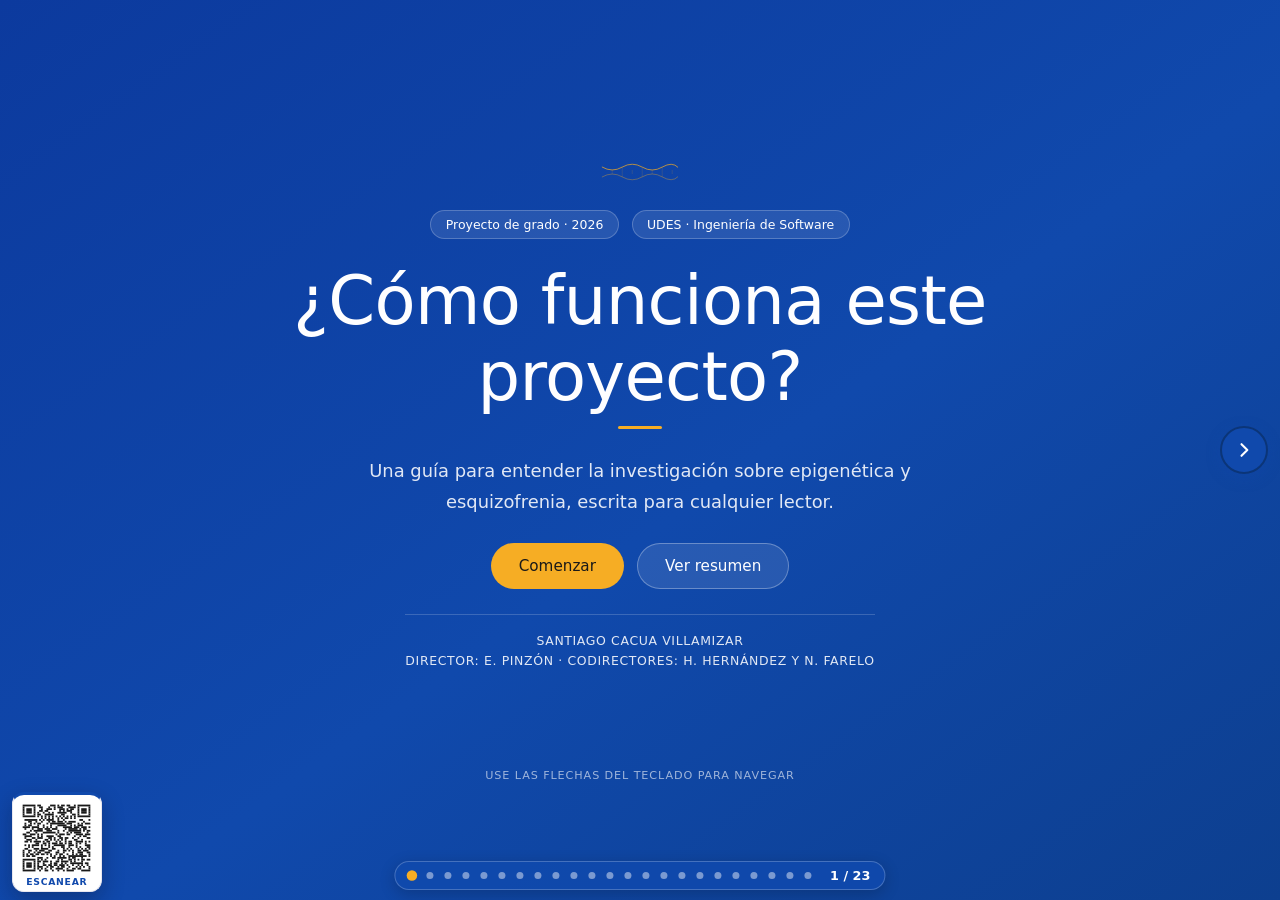
<file: index.html>
<!DOCTYPE html>
<html lang="es">
<head>
<meta charset="UTF-8">
<meta name="viewport" content="width=device-width, initial-scale=1, viewport-fit=cover">
<meta name="theme-color" content="#1049ac">
<title>Epigenética y Esquizofrenia | Guía Interactiva</title>
<meta name="description" content="Guía interactiva de divulgación sobre el proyecto de grado en epigenética y esquizofrenia. UDES 2026.">
<link rel="icon" href="data:image/svg+xml,%3Csvg xmlns='http://www.w3.org/2000/svg' viewBox='0 0 32 32'%3E%3Crect width='32' height='32' rx='7' fill='%231049ac'/%3E%3Cpath d='M6 11q5 8 10 0t10 0M6 21q5-8 10 0t10 0' stroke='%23F6AD24' stroke-width='3' fill='none'/%3E%3C/svg%3E">
<link rel="stylesheet" href="css/styles.css">
<noscript><link rel="stylesheet" href="css/noscript.css"></noscript>
</head>
<body>
<svg width="0" height="0" style="position:absolute" aria-hidden="true"><symbol id="adn" viewBox="0 0 360 110" fill="none" stroke="currentColor" stroke-linecap="round"><path d="M10 32Q55 58 100 32T190 32T280 32T350 32" stroke-width="4"/><path d="M10 76Q55 50 100 76T190 76T280 76T350 76" stroke-width="4" opacity=".5"/><path d="M100 32V76M190 32V76M280 32V76M55 46V62M145 46V62M235 46V62M325 46V62" stroke-width="2" opacity=".4"/></symbol></svg>

<div id="tip" role="tooltip"></div>
<div id="top"></div>
<button id="ant" class="lado" type="button" aria-label="Página anterior"></button>
<button id="sig" class="lado" type="button" aria-label="Página siguiente"></button>
<div id="hint" aria-hidden="true">Use las flechas del teclado para navegar</div>
<nav id="progreso" aria-label="Progreso de lectura"></nav>

<main id="libro">

<section class="pagina oscura hero" aria-label="Portada">
  <div class="contenido">
    <svg class="adn" viewBox="0 0 360 110" aria-hidden="true"><use href="#adn"/></svg>
    <div class="acciones"><span class="pill">Proyecto de grado · 2026</span><span class="pill">UDES · Ingeniería de Software</span></div>
    <h1 tabindex="-1">¿Cómo funciona este proyecto?</h1>
    <p>Una guía para entender la investigación sobre epigenética y esquizofrenia, escrita para cualquier lector.</p>
    <div class="acciones">
      <button class="btn pri" type="button" onclick="ir(1)">Comenzar</button>
      <button class="btn sec" type="button" onclick="ir(22)">Ver resumen</button>
    </div>
    <p class="firma">Santiago Cacua Villamizar<br>Director: E. Pinzón · Codirectores: H. Hernández y N. Farelo</p>
  </div>
</section>

<section class="pagina clara" aria-label="El ADN">
  <div class="contenido">
    <header class="cab"><p class="cap">Capítulo 1</p><h1 tabindex="-1">Todo empieza en el ADN</h1></header>
    <div class="bloque">
      <div class="col">
        <p>El <i class="t" tabindex="0">ADN</i> guarda las instrucciones para construir y hacer funcionar un organismo. Está dividido en <i class="t" tabindex="0">genes</i>, y cada gen se encarga de una tarea distinta.</p>
        <p>El cuerpo no lee todos los genes en todas las células ni al mismo tiempo. Existen mecanismos que regulan qué se lee y qué no, y eso es lo que estudia la epigenética.</p>
      </div>
      <figure class="visual"><div><svg viewBox="0 0 360 110" role="img" aria-label="Doble hélice de ADN con tres genes resaltados"><use href="#adn"/><g fill="#F6AD24"><rect x="80" y="48" width="40" height="17" rx="5"/><rect x="170" y="48" width="40" height="17" rx="5"/><rect x="260" y="48" width="40" height="17" rx="5"/></g></svg><figcaption>Los tramos amarillos representan genes.</figcaption></div></figure>
    </div>
  </div>
</section>

<section class="pagina blanca" aria-label="La epigenética">
  <div class="contenido">
    <header class="cab"><p class="cap">Capítulo 2</p><h1 tabindex="-1">Las notas al margen del manual</h1></header>
    <div class="bloque">
      <div class="col">
        <p>La <i class="t" tabindex="0">epigenética</i> estudia cómo se regula la actividad de los genes sin cambiar la secuencia del ADN.</p>
        <p>Estas marcas pueden cambiar con la edad, el ambiente, el estrés o la alimentación, y algunas se han asociado con enfermedades como la esquizofrenia.</p>
      </div>
      <div class="nota">Si el ADN es el texto de un libro, la epigenética son las notas al margen y los resaltadores. El texto sigue igual, pero las marcas cambian qué partes se leen.</div>
    </div>
  </div>
</section>

<section class="pagina clara" aria-label="La metilación">
  <div class="contenido">
    <header class="cab"><p class="cap">Capítulo 3</p><h1 tabindex="-1">El sello que apaga genes</h1></header>
    <div class="bloque">
      <div class="col">
        <p>Uno de los mecanismos más estudiados es la <i class="t" tabindex="0">metilación del ADN</i>. Consiste en añadir un grupo metilo (CH₃) en ciertas posiciones del genoma, y con frecuencia el gen de esa zona queda menos activo.</p>
        <p>Para medirla a gran escala se usa el <i class="t" tabindex="0" data-k="chip 450k">chip Illumina 450k</i>. El modelo no lee el genoma entero: lee una tabla. Cada fila es una persona (<i class="t" tabindex="0">gsm_id</i>) y cada columna, un <i class="t" tabindex="0">sitio CpG</i>.</p>
        <p class="sello metilo"><svg class="posa" viewBox="0 0 148 70" aria-hidden="true"><rect x="34" y="36" width="80" height="28" rx="8" fill="none" stroke="currentColor" stroke-width="2"/><text x="74" y="55" text-anchor="middle" font-size="14" fill="currentColor" stroke="none" font-family="system-ui,sans-serif">CpG</text><g class="ch3"><rect x="46" y="4" width="56" height="26" rx="8" fill="#F6AD24"/><text x="74" y="22" text-anchor="middle" font-size="13" fill="#191919" stroke="none" font-family="system-ui,sans-serif">CH₃</text></g></svg>El grupo CH₃ se posa sobre un CpG</p>
        <div class="nota">Suele asociarse a menor actividad del gen. No es una ley de este dataset. La celda es solo el <i class="t" tabindex="0">valor beta</i>, de 0 a 1.</div>
      </div>
      <div class="col">
      <figure class="matriz">
        <div class="matriz-leyenda"><span>Fila · persona</span><span>Columna · cg…</span><span class="escala"><i aria-hidden="true"></i>beta 0 a 1</span></div>
        <table class="betas">
          <caption class="sr">Esquema de lectura. Los betas son de ejemplo, no filas del archivo.</caption>
          <thead><tr><th scope="col">gsm_id</th><th scope="col">cg010…</th><th scope="col">cg448…</th><th scope="col">cg902…</th><th scope="col">cg221…</th></tr></thead>
          <tbody>
            <tr><th scope="row">· 1</th><td style="--b:.12">0,12</td><td class="alta" style="--b:.74">0,74</td><td style="--b:.31">0,31</td><td class="alta" style="--b:.58">0,58</td></tr>
            <tr><th scope="row">· 2</th><td class="alta" style="--b:.66">0,66</td><td style="--b:.22">0,22</td><td class="alta" style="--b:.81">0,81</td><td style="--b:.15">0,15</td></tr>
            <tr><th scope="row">· 3</th><td style="--b:.40">0,40</td><td class="alta" style="--b:.53">0,53</td><td style="--b:.09">0,09</td><td class="alta" style="--b:.70">0,70</td></tr>
            <tr><th scope="row">· 4</th><td style="--b:.27">0,27</td><td class="alta" style="--b:.88">0,88</td><td style="--b:.46">0,46</td><td style="--b:.33">0,33</td></tr>
          </tbody>
        </table>
        <figcaption>Esquema, no una fila real. El color sigue al valor beta.</figcaption>
      </figure>
      <figure class="matriz mini">
        <table class="betas">
          <caption class="sr">Esquema de una fila. La palabra muestra no es un identificador de GEO.</caption>
          <thead><tr><th scope="col">fila</th><th scope="col">cg00000000</th><th scope="col">cg00000001</th><th scope="col">cg00000002</th><th scope="col">etiqueta</th></tr></thead>
          <tbody>
            <tr><th scope="row">muestra</th><td style="--b:.22">0,22</td><td class="alta" style="--b:.58">0,58</td><td class="demo"><span class="relleno" aria-hidden="true"></span><b>1,00</b></td><td><em class="eti scz">SCZ</em></td></tr>
          </tbody>
        </table>
        <figcaption>Esquema, no un paciente. Fila = muestra, columna = sitio, celda = beta. La tercera se llena de 0 a 1.</figcaption>
      </figure>
      </div>
    </div>
  </div>
</section>

<section class="pagina blanca" aria-label="El fenotipo">
  <div class="contenido">
    <header class="cab"><p class="cap">Capítulo 4</p><h1 tabindex="-1">La receta y el plato</h1></header>
    <div class="bloque">
      <div class="col">
        <p>El <i class="t" tabindex="0">fenotipo</i> reúne las características observables de una persona, como su apariencia, su comportamiento o su salud. Resulta de combinar la genética con lo vivido.</p>
        <p>En este proyecto el dato clave es el diagnóstico clínico: si la persona tiene o no esquizofrenia. Esa etiqueta guía al modelo durante su entrenamiento.</p>
      </div>
      <div class="col">
        <ul class="tarjetas">
          <li class="tarjeta"><b>Genotipo</b><span>La receta: la información genética.</span></li>
          <li class="tarjeta"><b>Fenotipo</b><span>El plato: el resultado, tras sumar la vida y el entorno.</span></li>
        </ul>
        <div class="nota">Dos cocineros con la misma receta pueden obtener platos distintos.</div>
      </div>
    </div>
  </div>
</section>

<section class="pagina clara" aria-label="La esquizofrenia">
  <div class="contenido">
    <header class="cab"><p class="cap">Capítulo 5</p><h1 tabindex="-1">Un trastorno sin prueba de laboratorio</h1></header>
    <div class="bloque">
      <div class="col">
        <p>La <i class="t" tabindex="0">esquizofrenia</i> es un trastorno mental grave que afecta la percepción de la realidad, el pensamiento y el comportamiento. Afecta a cerca del 1 % de la población mundial.</p>
        <p>La falta de <i class="t" tabindex="0">biomarcadores</i> objetivos es el problema que motiva esta investigación.</p>
      </div>
      <ul class="tarjetas">
        <li class="tarjeta mala"><b>Hoy</b><span>El diagnóstico se basa en criterios clínicos y en lo que observa un psiquiatra. No existe una prueba biológica que lo confirme.</span></li>
        <li class="tarjeta buena"><b>Lo que se busca</b><span>Una medida objetiva, detectable en laboratorio, que ayude a identificar el trastorno de forma reproducible.</span></li>
      </ul>
    </div>
  </div>
</section>

<section class="pagina blanca" aria-label="La firma epigenética">
  <div class="contenido">
    <header class="cab"><p class="cap">Capítulo 6</p><h1 tabindex="-1">Una huella en el genoma</h1></header>
    <div class="bloque">
      <div class="col">
        <p>Al comparar la metilación de personas con y sin esquizofrenia se busca una <i class="t" tabindex="0">firma epigenética</i>: un conjunto de posiciones del genoma cuyo nivel de metilación suele ser distinto entre los dos grupos.</p>
        <div class="nota">Funciona como una huella dactilar. Ninguna marca aislada identifica el trastorno, pero el patrón completo puede ayudar a distinguirlo. La etiqueta SCZ o CNT es el diagnóstico, no el color de la celda.</div>
      </div>
      <figure class="matriz">
        <div class="matriz-leyenda"><span>Dos columnas en ámbar: el patrón que se compara</span><span class="escala"><i aria-hidden="true"></i>beta, mezclados a propósito</span></div>
        <table class="betas">
          <caption class="sr">Esquema. Los betas no siguen una dirección de más metilación en los casos.</caption>
          <thead><tr><th scope="col">gsm_id</th><th scope="col">cg010…</th><th class="panel" scope="col">cg448…</th><th scope="col">cg902…</th><th class="panel" scope="col">cg221…</th></tr></thead>
          <tbody>
            <tr><th scope="row">· 1 <em class="eti">CNT</em></th><td class="alta" style="--b:.71">0,71</td><td class="panel" style="--b:.18">0,18</td><td class="alta" style="--b:.62">0,62</td><td class="panel" style="--b:.44">0,44</td></tr>
            <tr><th scope="row">· 2 <em class="eti scz">SCZ</em></th><td style="--b:.22">0,22</td><td class="alta panel" style="--b:.80">0,80</td><td style="--b:.15">0,15</td><td class="panel" style="--b:.36">0,36</td></tr>
            <tr><th scope="row">· 3 <em class="eti">CNT</em></th><td class="alta" style="--b:.48">0,48</td><td class="panel" style="--b:.29">0,29</td><td class="alta" style="--b:.77">0,77</td><td class="alta panel" style="--b:.61">0,61</td></tr>
            <tr><th scope="row">· 4 <em class="eti scz">SCZ</em></th><td class="alta" style="--b:.83">0,83</td><td class="panel" style="--b:.41">0,41</td><td style="--b:.24">0,24</td><td class="panel" style="--b:.19">0,19</td></tr>
          </tbody>
        </table>
        <figcaption>Esquema de lectura. El color es el valor beta; la etiqueta es solo el diagnóstico.</figcaption>
      </figure>
    </div>
  </div>
</section>

<section class="pagina clara" aria-label="La sangre periférica">
  <div class="contenido">
    <header class="cab"><p class="cap">Capítulo 7</p><h1 tabindex="-1">Estudiar el cerebro sin abrirlo</h1></header>
    <div class="bloque">
      <div class="col">
        <p>Lo ideal sería analizar tejido cerebral, pero en personas vivas no es posible. La <i class="t" tabindex="0">sangre periférica</i> se obtiene con una extracción común y permite estudiar a personas en vida.</p>
        <p>Además, algunas marcas de metilación de la sangre guardan relación con las del cerebro.</p>
      </div>
      <ul class="tarjetas">
        <li class="tarjeta mala"><b>Tejido cerebral</b><span>Solo se puede estudiar después del fallecimiento.</span></li>
        <li class="tarjeta buena"><b>Sangre periférica</b><span>Accesible, poco invasiva y comparable a un examen de rutina.</span></li>
      </ul>
    </div>
  </div>
</section>

<section class="pagina blanca" aria-label="Los datos">
  <div class="contenido">
    <header class="cab"><p class="cap">Capítulo 8</p><h1 tabindex="-1">Cinco estudios, un archivo</h1></header>
    <div class="bloque">
      <p class="ancho">Vienen de <i class="t" tabindex="0">NCBI GEO</i>, medidos en sangre con el chip 450k. Los conteos son los de la entrega final, train más <i class="t" tabindex="0">holdout</i>, no los de los artículos. Cada laboratorio mide a su manera: el archivo se <i class="t" tabindex="0" data-k="regRCPqn">armoniza</i> antes de unirse.</p>
      <ul class="tarjetas cohortes ancho" aria-label="Cohortes del metaanálisis final">
        <li class="tarjeta"><b>GSE116378</b><span class="lugar">DUTCHSCZ · sangre · 2018</span><span class="conteo">15 SCZ / 49 CNT</span></li>
        <li class="tarjeta"><b>GSE116379</b><span class="lugar">DUTCHSCZ · hambruna prenatal · 2018</span><span class="conteo">74 SCZ / 79 CNT</span></li>
        <li class="tarjeta"><b>GSE80417</b><span class="lugar">UCL · Londres · 2016</span><span class="conteo">322 SCZ / 353 CNT</span></li>
        <li class="tarjeta referencia"><b>GSE84727</b><span class="lugar">Aberdeen · Escocia · 2016</span><span class="conteo">433 SCZ / 414 CNT</span><span class="marca">Referencia de <i class="t" tabindex="0">regRCPqn</i></span></li>
        <li class="tarjeta"><b>GSE152027</b><span class="lugar">IoPPN · sin primer episodio · 2021</span><span class="conteo">288 SCZ / 202 CNT</span></li>
      </ul>
      <p class="excluida ancho"><b>GSE147221.</b> Se evaluó al inicio y quedó fuera del metaanálisis. No entra en el total.</p>
      <p class="total-linea ancho"><b>2.229</b> etiquetadas · 1.132 SCZ / 1.097 CNT</p>
      <div class="reparto ancho" style="--tr:1782;--ho:447" role="img" aria-label="Train: 1.782 personas, 905 con esquizofrenia y 877 controles. Holdout: 447, 227 y 220."><i></i><i></i></div>
      <div class="leyenda ancho"><span class="sw">Train 1.782 · 905 SCZ / 877 CNT</span><span class="sw ho">Holdout 447 · 227 SCZ / 220 CNT</span></div>
    </div>
  </div>
</section>

<section class="pagina clara" aria-label="Dos oficios">
  <div class="contenido">
    <header class="cab"><p class="cap">Capítulo 8 · el archivo</p><h1 tabindex="-1">Quién hace cada paso</h1></header>
    <p>La página no fabrica la matriz. Hay un carril del laboratorio, en R, y el de este trabajo, en Python.</p>
    <div class="carriles">
      <article class="carril">
        <header><b>Laboratorio</b><span>Hernán Hernández · R</span></header>
        <ol>
          <li><i class="t" tabindex="0">dasen</i> y <i class="t" tabindex="0">BMIQ</i></li>
          <li><i class="t" tabindex="0">EpiDISH</i> y <i class="t" tabindex="0">EpiSmokEr</i><small>antes de mezclar</small></li>
          <li><i class="t" tabindex="0">regRCPqn</i><small>referencia GSE84727</small></li>
          <li><i class="t" tabindex="0">methylclock</i><small>después</small></li>
        </ol>
        <p class="pie"><i class="t" tabindex="0">ComBat</i> y la partición 80/20 son un paso posterior del laboratorio, no de la web.</p>
      </article>
      <article class="carril est">
        <header><b>Estudiante</b><span>Python</span></header>
        <ol>
          <li>Alinear por <i class="t" tabindex="0">gsm_id</i></li>
          <li>Filtro de varianza</li>
          <li>Cinco clasificadores</li>
          <li><i class="t" tabindex="0">CV anidada</i></li>
          <li><i class="t" tabindex="0" data-k="holdout">Holdout</i></li>
          <li>Export</li>
          <li>Empalme en PERASArc</li>
        </ol>
      </article>
    </div>
    <div class="nota">Es como pasar todas las medidas a la misma unidad antes de compararlas.</div>
  </div>
</section>

<section class="pagina blanca" aria-label="Cuatro operaciones">
  <div class="contenido">
    <header class="cab"><p class="cap">Capítulo 8 · el archivo</p><h1 tabindex="-1">Cuatro operaciones distintas</h1></header>
    <p>A menudo se nombran juntas. Cada una corrige una cosa y deja quieta la otra.</p>
    <ul class="tarjetas ops">
      <li class="tarjeta"><b>Normalizar</b><span><em class="que">Corrige</em> las lecturas dentro del chip: <i class="t" tabindex="0">dasen</i> y <i class="t" tabindex="0">BMIQ</i>. <em class="que">No toca</em> la escala entre cohortes ni el diagnóstico.</span></li>
      <li class="tarjeta"><b>Armonizar</b><span><em class="que">Corrige</em> la escala entre estudios con <i class="t" tabindex="0">regRCPqn</i>, sin usar el diagnóstico. Referencia GSE84727. <em class="que">No es</em> dasen, BMIQ ni el filtro de varianza.</span></li>
      <li class="tarjeta"><b>Filtrar</b><span><em class="que">Corrige</em> el exceso de columnas: 227.323 pasan a 66.441 (umbral 0,001). <em class="que">No toca</em> la armonización ni las covariables.</span></li>
      <li class="tarjeta"><b>Residualizar</b><span><em class="que">Corrige</em> el panel del <i class="t" tabindex="0" data-k="camino A">camino A</i> restando nueve covariables. <em class="que">No subió el techo</em>: en KNN el holdout pasa de AUC 0,696 a 0,660 y el F1 de 0,686 a 0,601. <i class="t" tabindex="0">smoking_SSc</i> sale de la propia metilación, así que restarlo quita señal metilómica.</span></li>
    </ul>
  </div>
</section>

<section class="pagina clara" aria-label="El modelo">
  <div class="contenido">
    <header class="cab"><p class="cap">Capítulo 9</p><h1 tabindex="-1">De medio millón de sondas al panel</h1></header>
    <p>Un <i class="t" tabindex="0">modelo supervisado</i> aprende con ejemplos cuya respuesta ya se conoce. Antes de nombrar algoritmos, el archivo se reduce así.</p>
    <ol class="embudo" aria-label="Recorte de columnas hasta el panel que usa la web">
      <li style="--w:100%"><b>~450.000</b><span>sondas del chip</span></li>
      <li style="--w:78%"><b>227.962</b><span>sitios en el encabezado FINAL, más gsm_id</span></li>
      <li style="--w:74%"><b>227.323</b><span>tras excluir 639 <i class="t" tabindex="0">sondas ch.</i></span></li>
      <li style="--w:58%"><b>66.441</b><span>filtro de varianza, umbral 0,001</span></li>
      <li class="fijo" style="--w:100%"><b><i class="t" tabindex="0" data-k="selección dentro del pliegue">k en el pliegue</i></b><span>Mann-Whitney y SelectKBest eligen k solo con el train de ese pliegue. Moda: KNN 881, Random Forest 558, SVM 137. La lista queda en el <i class="t" tabindex="0" data-k="panel congelado">panel congelado</i>. La web no vuelve a filtrar.</span></li>
    </ol>
    <p class="nota">El ancho es una guía; los números son los conteos reales.</p>
  </div>
</section>

<section class="pagina blanca" aria-label="Los tres algoritmos">
  <div class="contenido">
    <header class="cab"><p class="cap">Capítulo 9 · la página</p><h1 tabindex="-1">Tres algoritmos, de cinco</h1></header>
    <p>Se compararon cinco clasificadores. KNN, SVM lineal y Random Forest pasan a la plataforma. Regresión logística y Naive Bayes se midieron y no están en la interfaz.</p>
    <ul class="tarjetas">
      <li class="tarjeta"><b>KNN</b><span>Compara cada muestra con las más parecidas.</span></li>
      <li class="tarjeta"><b>SVM lineal</b><span>Traza una frontera recta entre los dos grupos. La probabilidad sale de una calibración <i class="t" tabindex="0">Platt</i>.</span></li>
      <li class="tarjeta"><b>Random Forest</b><span>Combina muchos árboles de decisión que votan.</span></li>
    </ul>
  </div>
</section>

<section class="pagina clara" aria-label="Tres mediciones">
  <div class="contenido">
    <header class="cab"><p class="cap">Capítulo 9 · la medida</p><h1 tabindex="-1">Tres mediciones distintas</h1></header>
    <p>No es una sola «validación». Cada caja responde una pregunta diferente. El desempeño se lee con <i class="t" tabindex="0">AUC-ROC</i> y <i class="t" tabindex="0">F1</i>.</p>
    <ul class="tarjetas">
      <li class="tarjeta"><b><i class="t" tabindex="0">CV anidada</i></b><span>10 pliegues externos estratificados miden. Un anillo interno elige k y los hiperparámetros. Train de 1.782 personas de los mismos estudios, mezcladas.</span></li>
      <li class="tarjeta"><b><i class="t" tabindex="0" data-k="holdout">Holdout</i></b><span>447 personas (227 SCZ / 220 CNT), apartado 20 % desde el laboratorio. Se midió una vez y no eligió al ganador. Mezcla los mismos cinco estudios: no es un laboratorio nuevo.</span></li>
      <li class="tarjeta aviso"><b><i class="t" tabindex="0">LOGO</i></b><span>Experimento aparte. Cada test es un GSE entero no visto. Ahí el AUC cae cerca del azar.</span></li>
    </ul>
  </div>
</section>

<section class="pagina blanca" aria-label="Resultados de AUC">
  <div class="contenido">
    <header class="cab"><p class="cap">Capítulo 10</p><h1 tabindex="-1">Ninguno cruza el 0,75</h1></header>
    <div class="af">
      <p><b>AUC ordena</b> casos frente a controles. Azar 0,50. Meta 0,75. A la izquierda, la <i class="t" tabindex="0">CV anidada</i> FINAL; a la derecha, el <i class="t" tabindex="0" data-k="holdout">holdout</i> sin covariables.</p>
      <p><b>F1 mide el corte</b> que asigna la etiqueta. Meta 0,70. Ningún modelo FINAL cruza 0,75 ni 0,70.</p>
    </div>
    <div class="graf cmp" role="img" aria-label="AUC. CV anidada FINAL y holdout sin covariables. KNN 0,678 ± 0,051 y 0,696. Random Forest 0,660 ± 0,048 y 0,641. SVM lineal 0,653 ± 0,035 y 0,652. Logística 0,633 ± 0,043 y 0,598. Naive Bayes 0,627 ± 0,038 y 0,612. Azar 0,50. Meta 0,75. Ninguno llega a 0,75.">
      <div class="rejilla">
        <span></span><span class="colh sw">CV anidada FINAL</span><span class="colh sw ho">Holdout sin covariables</span>
        <span class="nom">KNN<small class="enui">en la interfaz</small></span>
        <div class="area"><span class="linea l50"></span><span class="linea l75"></span><div class="pista"><div class="barra" style="--v:67.8%">0,678 ± 0,051</div></div></div>
        <div class="area"><span class="linea l50"></span><span class="linea l75"></span><div class="pista"><div class="barra ho" style="--v:69.6%">0,696</div></div></div>
        <span class="nom">Random Forest<small class="enui">en la interfaz</small></span>
        <div class="area"><span class="linea l50"></span><span class="linea l75"></span><div class="pista"><div class="barra" style="--v:66%">0,660 ± 0,048</div></div></div>
        <div class="area"><span class="linea l50"></span><span class="linea l75"></span><div class="pista"><div class="barra ho" style="--v:64.1%">0,641</div></div></div>
        <span class="nom">SVM lineal<small class="enui">en la interfaz</small></span>
        <div class="area"><span class="linea l50"></span><span class="linea l75"></span><div class="pista"><div class="barra" style="--v:65.3%">0,653 ± 0,035</div></div></div>
        <div class="area"><span class="linea l50"></span><span class="linea l75"></span><div class="pista"><div class="barra ho" style="--v:65.2%">0,652</div></div></div>
        <span class="nom">Logística<small class="fuera">medida, fuera de la interfaz</small></span>
        <div class="area"><span class="linea l50"></span><span class="linea l75"></span><div class="pista"><div class="barra" style="--v:63.3%">0,633 ± 0,043</div></div></div>
        <div class="area"><span class="linea l50"></span><span class="linea l75"></span><div class="pista"><div class="barra ho" style="--v:59.8%">0,598</div></div></div>
        <span class="nom">Naive Bayes<small class="fuera">medida, fuera de la interfaz</small></span>
        <div class="area"><span class="linea l50"></span><span class="linea l75"></span><div class="pista"><div class="barra" style="--v:62.7%">0,627 ± 0,038</div></div></div>
        <div class="area"><span class="linea l50"></span><span class="linea l75"></span><div class="pista"><div class="barra ho" style="--v:61.2%">0,612</div></div></div>
      </div>
    </div>
    <p class="nota">LOGO, brazo B, sin covariables, es otro experimento: los cinco AUC van de 0,379 (SVM) a 0,532 (Naive Bayes). El 0,472 es solo el KNN de ese brazo, no un promedio ni el resultado principal.</p>
  </div>
</section>

<section class="pagina clara" aria-label="Resultados de F1">
  <div class="contenido">
    <header class="cab"><p class="cap">Capítulo 10 · F1</p><h1 tabindex="-1">Tampoco se llega al 0,70</h1></header>
    <p>El <i class="t" tabindex="0">F1</i> mira el equilibrio al asignar la clase. La meta del anteproyecto era 0,70. Ninguna celda la alcanza. El mejor holdout es el de KNN: 0,686.</p>
    <div class="nums-wrap">
      <table class="nums">
        <caption class="sr">F1. CV anidada FINAL y holdout sin covariables. Meta 0,70.</caption>
        <thead><tr><th scope="col">Modelo</th><th scope="col">CV anidada</th><th scope="col">Holdout sin covariables</th></tr></thead>
        <tbody>
          <tr><th scope="row">KNN</th><td>0,661 ± 0,039</td><td>0,686</td></tr>
          <tr><th scope="row">Random Forest</th><td>0,645 ± 0,032</td><td>0,643</td></tr>
          <tr><th scope="row">SVM lineal</th><td>0,609 ± 0,039</td><td>0,618</td></tr>
          <tr><th scope="row">Regresión logística <span class="fuera">medida, fuera de la interfaz</span></th><td>0,590 ± 0,046</td><td>0,579</td></tr>
          <tr><th scope="row">Naive Bayes <span class="fuera">medida, fuera de la interfaz</span></th><td>0,599 ± 0,041</td><td>0,597</td></tr>
        </tbody>
      </table>
    </div>
    <p class="nota">Residualizar las nueve <i class="t" tabindex="0">covariables</i> no subió el techo. En KNN el holdout pasa de AUC 0,696 a 0,660 y el F1 de 0,686 a 0,601. <i class="t" tabindex="0">smoking_SSc</i> sale de la propia metilación, así que restarlo quita señal metilómica.</p>
  </div>
</section>

<section class="pagina blanca" aria-label="Caminos de la plataforma">
  <div class="contenido">
    <header class="cab"><p class="cap">Capítulo 11</p><h1 tabindex="-1">Dos caminos, un formulario</h1></header>
    <p>Sin una <i class="t" tabindex="0">plataforma web</i>, el modelo sería un script. PERASArc, ampliada aquí, lo abre en el navegador: cuenta, <i class="t" tabindex="0" data-k="CSV armonizado">CSV armonizado</i>, y KNN, SVM lineal o Random Forest. Los <i class="t" tabindex="0" data-k="camino A/B">caminos A y B</i> comparten panel y no comparten archivo.</p>
    <div class="caminos">
      <article class="camino">
        <h2><i class="t" tabindex="0" data-k="camino A">Camino A</i> · v1-prod100</h2>
        <p>Panel más nueve <i class="t" tabindex="0">covariables</i>. El <i class="t" tabindex="0">joblib</i> residualiza; no se pasan como columnas extra al clasificador.</p>
        <div class="chips" aria-label="Nueve covariables del camino A"><span class="chip">sexo</span><span class="chip"><i class="t" tabindex="0">edad epigenética</i></span><span class="chip"><i class="t" tabindex="0">smoking_SSc</i></span><span class="chip">B</span><span class="chip">NK</span><span class="chip">CD4T</span><span class="chip">CD8T</span><span class="chip">Mono</span><span class="chip">Eosino</span></div>
        <p>Neutro no entra. El ajuste prod_100 usa las 2.229 muestras etiquetadas. Los train_80 son solo trazabilidad.</p>
        <p class="archivos">pipeline_knn_prod_100.joblib<br>pipeline_svm_platt_prod_100.joblib<br>pipeline_rf_prod_100.joblib</p>
      </article>
      <article class="camino b">
        <h2><i class="t" tabindex="0" data-k="camino B">Camino B</i> · v1-prod100-b</h2>
        <p>Solo el panel, sin residualizar. El formulario abre aquí. No es un recorte del archivo A.</p>
        <p class="archivos">pipeline_knn_prod_100_sin_cov.joblib<br>pipeline_svm_platt_prod_100_sin_cov.joblib<br>pipeline_rf_prod_100_sin_cov.joblib</p>
      </article>
    </div>
  </div>
</section>

<section class="pagina clara" aria-label="Arquitectura mínima">
  <div class="contenido">
    <header class="cab"><p class="cap">Capítulo 11 · el equipo</p><h1 tabindex="-1">Cuatro cajas en el laboratorio</h1></header>
    <p>La página vive en el LAN del laboratorio. El servidor de la UDES no está. Abrirla a internet queda fuera de este proyecto.</p>
    <figure class="arq">
      <p class="arq-titulo">Equipo del laboratorio</p>
      <div class="arq-red">
        <div class="caja vue">Página Vue</div>
        <span class="flecha" aria-hidden="true">→</span>
        <div class="caja api">API Django</div>
        <span class="flecha f2" aria-hidden="true">→</span>
        <div class="caja db">PostgreSQL<small>El usuario no escribe en la base.</small></div>
        <span class="down" aria-hidden="true">↓</span>
        <div class="caja mod">Modelos ya exportados<small>KNN, SVM lineal calibrado Platt, Random Forest · caminos A y B</small></div>
      </div>
    </figure>
    <div class="chips" aria-label="Lo que la página no hace"><span class="chip no">GEO crudo, rechazado</span><span class="chip no">Sin reentrenar</span><span class="chip no">Sin chip EPIC</span><span class="chip no">0,75 y 0,70 no cruzados</span><span class="chip no">LOGO cerca del azar</span></div>
    <p class="nota">La SPA no ejecuta dasen, BMIQ, regRCPqn, EpiDISH, EpiSmokEr ni methylclock. Sale la clase SCZ o CNT y <i class="t" tabindex="0">p_scz</i>. «Herramienta de investigación; no constituye diagnóstico clínico.»</p>
  </div>
</section>

<section class="pagina clara" aria-label="Glosario de biología y datos">
  <div class="contenido">
    <header class="cab"><p class="cap">Glosario</p><h1 tabindex="-1">Biología y datos</h1></header>
    <div class="grupos glosario">
      <section>
        <h2>Biología</h2>
        <dl>
          <div class="entrada" data-k="metilación del ADN"><dt>metilación del ADN</dt><dd>Grupo CH₃ que se añade al ADN. En este proyecto suele asociarse a menor actividad del gen; no es una ley de este dataset.</dd></div>
          <div class="entrada" data-k="sitio CpG"><dt>sitio CpG</dt><dd>Columna cg… del chip. El modelo no mira un gen: mira miles de estas columnas.</dd></div>
          <div class="entrada" data-k="valor beta"><dt>valor beta</dt><dd>Número entre 0 y 1: qué tan metilado está un sitio en una muestra. Es la celda de la matriz.</dd></div>
          <div class="entrada" data-k="fenotipo"><dt>fenotipo</dt><dd>En este trabajo es la etiqueta clínica de la fila, SCZ o CNT. El gsm_id la alinea con los betas de esa muestra.</dd></div>
          <div class="entrada" data-k="firma epigenética"><dt>firma epigenética</dt><dd>Patrón de sitios CpG que se compara entre los dos grupos. Importa el conjunto, no una marca aislada ni una dirección global de metilación.</dd></div>
        </dl>
      </section>
      <section>
        <h2>Datos</h2>
        <dl>
          <div class="entrada" data-k="cohorte"><dt>cohorte / GSE</dt><dd>Un grupo de personas medidas juntas, en un mismo laboratorio. Cada estudio que entra al archivo es una cohorte. Importa porque el modelo debe aprender la enfermedad y no la costumbre de un solo laboratorio.</dd></div>
          <div class="entrada" data-k="chip 450k"><dt>chip Illumina 450k</dt><dd>Lector que mide la metilación en cientos de miles de sitios de una muestra de sangre. En este proyecto es el único chip del que aprende el modelo. El chip más nuevo queda fuera.</dd></div>
          <div class="entrada" data-k="gsm_id"><dt>gsm_id</dt><dd>Identificador que alinea, en la misma persona, la etiqueta clínica y sus valores de metilación. Si falla ese enlace, el modelo aprende con la fila equivocada.</dd></div>
          <div class="entrada" data-k="regRCPqn"><dt>armonización (regRCPqn)</dt><dd>Pone en la misma escala las lecturas de laboratorios distintos, sin mirar el diagnóstico. Aquí usa un estudio como referencia. No es el filtro de varianza ni la normalización previa: evita confundir el laboratorio con la enfermedad.</dd></div>
          <div class="entrada" data-k="panel congelado"><dt>panel congelado</dt><dd>Lista fija de sitios con la que el modelo ya quedó entrenado. Se cierra una vez y la página solo la aplica. Importa porque la web no vuelve a elegir sitios.</dd></div>
        </dl>
      </section>
    </div>
  </div>
</section>

<section class="pagina clara" aria-label="Glosario de medida y producto">
  <div class="contenido">
    <header class="cab"><p class="cap">Glosario</p><h1 tabindex="-1">Medida y producto</h1></header>
    <div class="grupos glosario">
      <section>
        <h2>Evaluación</h2>
        <dl>
          <div class="entrada" data-k="selección dentro del pliegue"><dt>selección dentro del pliegue</dt><dd>Se eligen los sitios que mejor separan casos y controles, solo con el entrenamiento de ese pliegue, nunca con el examen. Mirarlo inflaría el resultado. Mann-Whitney puntúa la separación y SelectKBest guarda los mejores.</dd></div>
          <div class="entrada" data-k="CV anidada"><dt>validación cruzada anidada</dt><dd>El entrenamiento se parte en estudiar y examinar. Fuera se mide el desempeño; dentro se eligen los sitios y los ajustes. El modelo no se califica con las personas con las que se afinó.</dd></div>
          <div class="entrada" data-k="holdout"><dt>holdout</dt><dd>Grupo apartado desde el principio: no elige el modelo ni sus ajustes, y se mira una sola vez. El laboratorio lo reservó como segunda opinión en los mismos estudios. No prueba un hospital nuevo.</dd></div>
          <div class="entrada" data-k="LOGO"><dt>LOGO</dt><dd>Se entrena sin un estudio y se examina con ese estudio entero: lo más parecido a un laboratorio nuevo. Aquí cae cerca del azar, porque el patrón no viaja entre cohortes. Por eso el módulo es investigación, no diagnóstico.</dd></div>
          <div class="entrada" data-k="AUC-ROC"><dt>AUC-ROC</dt><dd>Ordena casos frente a controles: 0,50 es el azar y 1 el orden perfecto. Muestra si el modelo separa mejor que el azar, antes de fijar un corte de sí o no.</dd></div>
          <div class="entrada" data-k="F1"><dt>F1</dt><dd>Mide el equilibrio al asignar la clase: acierta los casos sin llenar de falsas alarmas. Se puede ordenar bien y, aun así, equivocar la etiqueta.</dd></div>
        </dl>
      </section>
      <section>
        <h2>Producto</h2>
        <dl>
          <div class="entrada" data-k="camino A"><dt>camino A</dt><dd>Entrega en la que el modelo resta, de la metilación, el efecto de otras medidas de la persona. Esas medidas no son columnas extra del clasificador. Sirve para ver si el patrón sigue ahí después de la corrección.</dd></div>
          <div class="entrada" data-k="camino B"><dt>camino B</dt><dd>Entrega que usa solo el panel de metilación, sin esa corrección. El formulario abre aquí. No es un recorte del camino A: es otro modelo, para ver el patrón a solas.</dd></div>
          <div class="entrada" data-k="joblib"><dt>joblib</dt><dd>Archivo con el modelo ya entrenado. La plataforma lo carga para calcular la clase y p_scz; no reentrena.</dd></div>
          <div class="entrada" data-k="p_scz"><dt>p_scz</dt><dd>Probabilidad de la clase SCZ. La página muestra esa probabilidad y la clase SCZ o CNT, con el aviso: «Herramienta de investigación; no constituye diagnóstico clínico.»</dd></div>
          <div class="entrada" data-k="CSV armonizado"><dt>CSV ya armonizado</dt><dd>Tabla que llega ya en la misma escala que el entrenamiento. La página no repite el laboratorio ni vuelve a entrenar. El visitante consulta un modelo fijo, no lanza un análisis nuevo.</dd></div>
        </dl>
      </section>
    </div>
  </div>
</section>

<section class="pagina blanca" aria-label="Cómo todo conecta">
  <div class="contenido">
    <header class="cab"><p class="cap">Capítulo 12</p><h1 tabindex="-1">Cómo todo conecta</h1></header>
    <p>Un problema clínico, una medida en sangre y, al final, una clase en la página. El archivo avanza una etapa a la vez.</p>
    <ol class="recorrido">
      <li data-txt="Cinco estudios públicos de sangre, medidos con el chip 450k. GSE147221 no entra."><b>1 · Estudios GEO</b><small>sangre, 450k</small></li>
      <li data-txt="En R, el laboratorio deja las lecturas listas: dasen, BMIQ, y después regRCPqn con referencia GSE84727."><b>2 · Laboratorio R</b><small>antes de este trabajo</small></li>
      <li data-txt="Cada fila es una muestra y cada columna un sitio CpG. La celda es el valor beta, entre 0 y 1."><b>3 · Matrices de betas</b><small>fila, columna, celda</small></li>
      <li data-txt="El filtro de varianza, con umbral 0,001, pasa de 227.323 sitios a 66.441."><b>4 · Filtro de varianza</b><small>227.323 → 66.441</small></li>
      <li data-txt="Dentro de cada pliegue, Mann-Whitney y SelectKBest eligen k. La CV anidada mide con 1.782 personas y el holdout del 20 % se mira una vez."><b>5 · Selección y medida</b><small>Mann-Whitney, k, CV, holdout</small></li>
      <li data-txt="Se exportan los joblibs y el panel congelado. La web no vuelve a filtrar."><b>6 · Export</b><small>joblibs + panel</small></li>
      <li data-txt="La SPA recibe un CSV ya armonizado. No ejecuta dasen, BMIQ, regRCPqn, EpiDISH, EpiSmokEr ni methylclock, ni reentrena."><b>7 · SPA</b><small>CSV ya armonizado</small></li>
      <li data-txt="La salida es la clase SCZ o CNT y p_scz. Herramienta de investigación; no constituye diagnóstico clínico."><b>8 · Clase y p_scz</b><small>probabilidad de SCZ</small></li>
    </ol>
    <p class="paso-leyenda" aria-live="polite">De los estudios GEO en sangre al laboratorio en R, a las matrices de betas, al filtro de varianza, a la selección y la medida, al export y, en la SPA, a la clase y p_scz.</p>
    <button class="paso-sig btn pri" type="button">Siguiente etapa</button>
  </div>
</section>

<section class="pagina clara" aria-label="Fechas del cierre">
  <div class="contenido">
    <header class="cab"><p class="cap">Cierre</p><h1 tabindex="-1">Siete fechas, ya cerradas</h1></header>
    <p>El tramo final, sin el detalle de cada experimento. El módulo quedó terminado.</p>
    <ol class="hitos">
      <li><time datetime="2026-07-29">29 jul 2026</time><span>CV anidada FINAL</span></li>
      <li><time datetime="2026-08-04">4 ago</time><span>Holdout</span></li>
      <li><time datetime="2026-08-15">15 ago</time><span>Export del camino A y humo en PERASArc</span></li>
      <li><time datetime="2026-08-18">18 ago</time><span>Contrato: el archivo ya llega armonizado</span></li>
      <li><time datetime="2026-08-24">24 ago</time><span>Camino B</span></li>
      <li><time datetime="2026-08-25">25 ago</time><span>SPA, con el camino B por defecto</span></li>
      <li><time datetime="2026-09-12">12 sep</time><span>Despliegue en el LAN del laboratorio</span></li>
    </ol>
    <p class="estado">Estado: terminado.</p>
  </div>
</section>

<section class="pagina oscura cierre" aria-label="Resumen del proyecto">
  <div class="contenido">
    <header class="cab"><p class="cap">Capítulo 13 · Cierre</p><h1 tabindex="-1">Este es el proyecto</h1></header>
    <ul class="tarjetas">
      <li class="tarjeta"><b>Datos</b><span>Cinco estudios públicos de NCBI GEO, chip 450k.</span></li>
      <li class="tarjeta"><b>Modelo</b><span>Tres algoritmos medidos con AUC-ROC y F1.</span></li>
      <li class="tarjeta"><b>Plataforma</b><span>Carga de un archivo y resultados por muestra.</span></li>
    </ul>
    <p class="aviso">Módulo terminado. Material de divulgación. Los resultados no constituyen diagnóstico clínico.</p>
    <p class="firma">Dir. E. Pinzón Reyes · Codir. H. Hernández Hincapié · Codir. N. Farelo Verlásquez<br>Est. S. Cacua Villamizar</p>
    <div class="acciones">
      <button class="btn pri" type="button" onclick="ir(0)">Volver al inicio</button>
      <button class="btn sec" type="button" onclick="ir(1)">Leer de nuevo</button>
    </div>
  </div>
</section>

</main>

<button id="qr" type="button" aria-expanded="false" aria-controls="qr-vista" aria-label="Ampliar código QR">
  <img src="img/guia-qr.svg" alt="" width="148" height="148">
  <span>Escanear</span>
</button>
<div id="qr-vista" class="qr-vista" hidden role="dialog" aria-modal="true" aria-labelledby="qr-titulo">
  <div class="qr-tarjeta">
    <button type="button" class="qr-cerrar">Cerrar</button>
    <img src="img/guia-qr.svg" alt="" width="320" height="320">
    <span id="qr-titulo">Escanear</span>
  </div>
</div>

<script src="js/main.js"></script>
</body>
</html>
</file>
<file: css/styles.css>
/* Estilos de la guía. Franklin Gothic Medium se usa si el sistema la tiene instalada.
   No hay .ttf en el repo: pedirlo devolvía 404 en Pages y no cambia el diseño. */
:root{--az:#1049ac;--azm:#1859cc;--azo:#0b3578;--azc:#e4ecf8;--bl:#fefeff;--gf:#f3f2f7;--gm:#e8e7ef;--am:#F6AD24;--ng:#191919;--mu:#4f4f68;--r:16px;--t:.48s cubic-bezier(.4,0,.2,1);--bar:4.5rem;
--f:"Franklin Gothic Medium","Franklin Gothic",Segoe UI,system-ui,sans-serif;--s:system-ui,-apple-system,"Segoe UI",sans-serif}
*,*::before,*::after{box-sizing:border-box;margin:0;padding:0}
html,body{height:100%;overflow:hidden}
body{font-family:var(--s);background:#0a0a14;color:var(--ng);-webkit-font-smoothing:antialiased}
/* Fijo al viewport: un hermano en flujo (el QR, si perdiera position) no puede abrir una franja oscura arriba. */
#libro{position:fixed;inset:0;z-index:1;overflow:hidden}

/* Páginas */
.pagina{position:absolute;inset:0;display:flex;flex-direction:column;align-items:center;overflow-y:auto;overscroll-behavior:contain;
padding:clamp(1.25rem,7vh,4rem) clamp(1rem,4vw,2.5rem) calc(var(--bar) + env(safe-area-inset-bottom) + 1rem);
visibility:hidden;opacity:0;transform:translateX(60px);pointer-events:none}
.pagina.activa,.pagina.saliendo-izq,.pagina.saliendo-der{visibility:visible;transition:opacity var(--t),transform var(--t)}
.pagina.activa{opacity:1;transform:none;pointer-events:auto;z-index:2}
.pagina.saliendo-izq{transform:translateX(-60px)}
.pagina.desde-izq{transform:translateX(-60px)}
.oscura{background:linear-gradient(145deg,#0c3a9e,#1049ac 55%,#0d3f8f);color:var(--bl)}
.clara{background:var(--gf)}.blanca{background:var(--bl)}
.contenido{width:100%;max-width:62rem;min-width:0;display:flex;flex-direction:column;align-items:stretch;gap:1.5rem}
.contenido:has(>.embudo),.contenido:has(>.arq){gap:1rem}
.contenido:has(>.nums-wrap){gap:1.15rem}
.cab{display:flex;flex-direction:column;gap:.5rem}
.cap{font-size:.75rem;letter-spacing:.2em;text-transform:uppercase;font-weight:600;color:var(--mu)}
.oscura .cap{color:rgba(254,254,255,.75)}
h1{font:400 clamp(1.8rem,1.2rem + 2.4vw,3rem)/1.12 var(--f);letter-spacing:-.01em;color:var(--az);outline:none}
.oscura h1{color:var(--bl)}
h1::after{content:"";display:block;width:44px;height:3px;background:var(--am);border-radius:2px;margin-top:.7rem}
.bloque{display:grid;gap:1.5rem 3rem;grid-template-columns:repeat(auto-fit,minmax(min(100%,22rem),1fr));align-items:start}
.col{display:flex;flex-direction:column;gap:1.1rem}
p{font-size:clamp(1rem,.95rem + .25vw,1.12rem);line-height:1.75;color:var(--mu);max-width:42rem}
.oscura p{color:rgba(254,254,255,.88)}
.nota{background:rgba(246,173,36,.12);border-left:3px solid var(--am);border-radius:0 10px 10px 0;padding:1rem 1.2rem;font-style:italic;line-height:1.65;color:inherit}
.visual{display:flex;justify-content:center;color:var(--az)}
.visual svg{width:100%;max-width:30rem;height:auto}
figcaption{font-size:.85rem;color:var(--mu);text-align:center;margin-top:.5rem}

/* Tarjetas y pasos */
.tarjetas{list-style:none;display:grid;gap:.75rem;grid-template-columns:repeat(auto-fit,minmax(min(100%,12.5rem),1fr));counter-reset:n}
.tarjeta{background:var(--bl);border:1px solid var(--gm);border-top:3px solid var(--az);border-radius:var(--r);padding:1rem;display:flex;flex-direction:column;gap:.35rem}
.tarjeta b{font-size:.78rem;letter-spacing:.08em;text-transform:uppercase;color:var(--az)}
.tarjeta span{font-size:.93rem;line-height:1.55;color:var(--mu)}
.tarjeta.mala{border-top-color:#c0392b}.mala b{color:#922b21}
.tarjeta.buena{border-top-color:#1e8449}.buena b{color:#1a5e37}
ol.tarjetas .tarjeta::before{counter-increment:n;content:counter(n);width:1.7rem;height:1.7rem;border-radius:50%;background:var(--am);color:var(--ng);font-weight:700;font-size:.85rem;display:grid;place-items:center}
.oscura .tarjeta{background:rgba(255,255,255,.08);border-color:rgba(255,255,255,.16);border-top-color:var(--am)}
.oscura .tarjeta b{color:var(--am)}.oscura .tarjeta span{color:rgba(254,254,255,.88)}
.chips{display:flex;flex-wrap:wrap;gap:.5rem}
.chip{background:var(--azc);color:var(--az);border:1px solid rgba(16,73,172,.3);border-radius:50px;padding:.35rem .8rem;font-size:.82rem;font-weight:600}
.chip.no{background:var(--bl);color:var(--mu);border-color:var(--gm)}
.ancho{grid-column:1/-1}
.tarjeta.aviso,.tarjeta.referencia{border-top-color:var(--am)}
.tarjeta.aviso b{color:#8a5a00}
.tarjeta b .t{text-transform:none;letter-spacing:0}
.sello{display:flex;align-items:center;gap:.65rem;color:var(--az);font-weight:700;font-size:.92rem}
.sello svg{width:7.2rem;height:auto;flex:none}

/* Gráfico de resultados */
.graf{background:var(--bl);border:1px solid var(--gm);border-radius:var(--r);padding:1.1rem}
.area{position:relative;display:flex;flex-direction:column;gap:1rem}
.fila small{display:block;font-size:.85rem;color:var(--mu);margin-bottom:.3rem}
.pista{height:1.7rem;background:var(--gf);border-radius:7px}
.barra{height:100%;width:0;min-width:3.2rem;border-radius:7px;background:var(--az);color:#fff;font-size:.8rem;font-weight:700;display:flex;align-items:center;justify-content:flex-end;padding-right:.5rem;transition:width 1s var(--t) .3s}
.barra.roja{background:#c0392b}
.activa .barra{width:var(--v)}
.linea{position:absolute;top:0;bottom:0;border-left:2px dashed}
.l50{left:50%;border-color:#6b6b80}.l75{left:75%;border-color:#1e8449}
.leyenda{display:flex;gap:.8rem 1.2rem;flex-wrap:wrap;margin-top:.75rem;font-size:.82rem;font-weight:600}
.leyenda .azar{color:#6b6b80}.leyenda .meta{color:#1a5e37}
.sw::before{content:"";display:inline-block;width:.7rem;height:.7rem;border-radius:2px;margin-right:.35rem;background:var(--az);vertical-align:-1px}
.sw.ho::before{background:var(--am)}
.barra.ho{background:var(--am);color:var(--ng)}
.l70{left:70%;border-color:#1e8449}
.cmp{padding:.75rem .85rem}
.cmp .rejilla{display:grid;grid-template-columns:minmax(7.5rem,10.5rem) 1fr 1fr;gap:.32rem .65rem;align-items:center}
.cmp .colh{font-size:.72rem;font-weight:700;color:var(--mu);line-height:1.25}
.cmp .nom{font-size:.8rem;font-weight:700;color:var(--ng);line-height:1.25}
.cmp .nom small{display:block;font-weight:600}
.cmp .rejilla .area{display:block;min-width:0}
.cmp .pista{height:1.28rem}
.cmp .barra{font-size:.68rem;min-width:0;padding-right:.35rem}
.cmp .enui,.cmp .fuera{font-size:.66rem;letter-spacing:.03em;text-transform:uppercase}
.cmp .enui{color:var(--az)}.cmp .fuera{color:var(--mu)}

/* Matriz de betas. El color de la celda es el valor (--b de 0 a 1), no el diagnóstico. */
.matriz{display:flex;flex-direction:column;gap:.4rem;min-width:0}
.matriz-leyenda{display:flex;flex-wrap:wrap;gap:.3rem .8rem;font-size:.75rem;color:var(--mu)}
.escala i{display:inline-block;width:3.2rem;height:.45rem;border-radius:4px;margin:0 .3rem;vertical-align:middle;background:linear-gradient(90deg,#e4ecf8,#0b3578)}
.sr{position:absolute;width:1px;height:1px;padding:0;margin:-1px;overflow:hidden;clip:rect(0,0,0,0);white-space:nowrap;border:0}
.betas{border-collapse:separate;border-spacing:3px;width:100%;font-size:.78rem;font-variant-numeric:tabular-nums}
.betas th,.betas td{padding:.28rem .35rem;text-align:center;border-radius:6px}
.betas th{color:var(--mu);font-weight:600;font-size:.72rem}
.betas tbody th{text-align:left;color:var(--ng);white-space:nowrap;font-weight:700}
.betas td{font-weight:700;background:color-mix(in srgb,#0b3578 calc(var(--b) * 100%),#e4ecf8)}
.betas td.alta{color:#fff}
.betas .panel{box-shadow:inset 0 0 0 2px var(--am)}
.betas th.panel{color:#8a5a00;box-shadow:inset 0 -3px 0 var(--am)}
.eti{font-style:normal;font-size:.62rem;letter-spacing:.04em;margin-left:.35rem;padding:.05rem .32rem;border-radius:50px;background:var(--gf);color:var(--mu)}
.eti.scz{background:var(--azc);color:var(--az)}

/* Cohortes finales. GSE147221 va aparte, sin tachado. */
.cohortes{grid-template-columns:repeat(auto-fit,minmax(min(100%,10.4rem),1fr))}
.cohortes .tarjeta{gap:.15rem;padding:.7rem .85rem}
.cohortes .lugar{font-size:.78rem}
.cohortes .conteo{color:var(--ng);font-weight:700;font-size:1.02rem}
.cohortes .marca{font-size:.78rem;font-weight:700;color:#8a5a00}
.excluida{border:1px dashed var(--gm);border-radius:var(--r);padding:.65rem .9rem;color:var(--mu);font-size:.92rem;line-height:1.45;background:var(--bl)}
.excluida b{color:var(--ng)}
.total-linea{max-width:none;color:var(--ng);font-size:1.02rem}
.total-linea b{color:var(--az);font-size:1.35rem;margin-right:.35rem}
.reparto{display:flex;height:.7rem;border-radius:50px;overflow:hidden;background:var(--gm)}
.reparto i{flex-basis:0}
.reparto i:first-child{flex-grow:var(--tr,1);background:var(--az)}
.reparto i:last-child{flex-grow:var(--ho,1);background:var(--am)}

/* Dos carriles: laboratorio en R y este trabajo en Python. */
.carriles{display:grid;gap:1rem;grid-template-columns:repeat(auto-fit,minmax(min(100%,20rem),1fr))}
.carril{background:var(--bl);border:1px solid var(--gm);border-top:3px solid var(--az);border-radius:var(--r);padding:.9rem 1rem;display:flex;flex-direction:column;gap:.65rem}
.carril.est{border-top-color:var(--am)}
.carril header b{display:block;font-size:.78rem;letter-spacing:.08em;text-transform:uppercase;color:var(--az)}
.carril.est header b{color:#8a5a00}
.carril header span{font-size:.85rem;color:var(--mu)}
.carril ol{list-style:none;display:flex;flex-direction:column;gap:.45rem;margin:.1rem 0 0 .15rem;padding-left:.95rem;border-left:2px solid var(--azc)}
.carril li{position:relative;font-size:.95rem;line-height:1.35;color:var(--ng)}
.carril li::before{content:"";position:absolute;left:-1.22rem;top:.4rem;width:.5rem;height:.5rem;border-radius:50%;background:var(--az)}
.carril.est li::before{background:var(--am)}
.carril small,.recorrido small,.arq small,.embudo small{display:block;color:var(--mu);font-size:.78rem;font-weight:500;line-height:1.35}
.carril .pie{font-size:.84rem;line-height:1.45;color:var(--mu)}

/* Embudo de columnas. --w es solo una guía visual: los conteos van en el texto. */
.embudo{list-style:none;display:flex;flex-direction:column;align-items:center;gap:.22rem}
.embudo li{width:var(--w,100%);background:var(--bl);border:1px solid var(--gm);border-top:3px solid var(--az);border-radius:12px;padding:.22rem .7rem;text-align:center}
.embudo b{display:block;color:var(--az);font-size:1.02rem}
.embudo span{font-size:.8rem;color:var(--mu);line-height:1.35}
.embudo .fijo{border-top-color:var(--am)}
.embudo .fijo b{color:#8a5a00}
/* Al mostrar la diapositiva el embudo nace ancho y queda en --w. Sin movimiento, se ve el ancho final. */
.activa .embudo li{animation:estrechar .7s ease both}
.activa .embudo li:nth-child(2){animation-delay:.4s}
.activa .embudo li:nth-child(3){animation-delay:.8s}
.activa .embudo li:nth-child(4){animation-delay:1.2s}
.activa .embudo li:nth-child(5){animation-delay:1.6s}
@keyframes estrechar{from{width:100%;opacity:.3}to{opacity:1}}

/* Caminos A y B, y las cuatro cajas del laboratorio. */
.caminos{display:grid;gap:1rem;grid-template-columns:repeat(auto-fit,minmax(min(100%,22rem),1fr))}
.camino{background:var(--bl);border:1px solid var(--gm);border-top:3px solid var(--az);border-radius:var(--r);padding:.9rem 1rem;display:flex;flex-direction:column;gap:.5rem}
.camino.b{border-top-color:var(--am)}
.camino h2{margin:0;font:700 1rem/1.3 var(--s);letter-spacing:0;text-transform:none;color:var(--az)}
.camino.b h2{color:#8a5a00}
.camino p{font-size:.9rem;line-height:1.5;max-width:none}
.archivos{font-family:ui-monospace,monospace;font-size:.72rem;line-height:1.45;color:var(--ng);background:var(--gf);border-radius:8px;padding:.45rem .6rem;overflow-wrap:anywhere}
.arq{border:1px solid var(--gm);border-radius:var(--r);padding:.65rem .85rem;background:var(--gf)}
.arq-titulo{font-size:.75rem;letter-spacing:.14em;text-transform:uppercase;font-weight:700;color:var(--az);margin-bottom:.7rem}
.arq-red{display:grid;grid-template-columns:minmax(0,1fr) auto minmax(0,1fr) auto minmax(0,1fr);grid-template-areas:"vue f1 api f2 db" ". . down . ." "mod mod mod mod mod";gap:.4rem;align-items:stretch}
.caja{background:var(--bl);border:1px solid var(--gm);border-top:3px solid var(--az);border-radius:12px;padding:.6rem .65rem;text-align:center;color:var(--az);font-weight:700;font-size:.92rem}
.caja small{font-weight:500}
.caja.vue{grid-area:vue}.caja.api{grid-area:api}.caja.db{grid-area:db}
.caja.mod{grid-area:mod;border-top-color:var(--am)}
.flecha{grid-area:f1;align-self:center;color:var(--az);font-weight:700}
.flecha.f2{grid-area:f2}
.down{grid-area:down;text-align:center;color:var(--az);font-size:.85rem;line-height:1}

/* Recorrido por etapas. Sin JS, o con menos movimiento, todas quedan visibles. */
.recorrido{list-style:none;display:grid;grid-template-columns:repeat(4,minmax(0,1fr));gap:.45rem}
.recorrido li{background:var(--bl);border:1px solid var(--gm);border-top:3px solid var(--az);border-radius:12px;padding:.45rem .55rem;font-size:.8rem;line-height:1.3;color:var(--ng);transition:opacity .35s,background .35s,border-color .35s}
.recorrido b{display:block;font-size:.72rem;letter-spacing:.04em;text-transform:uppercase;color:var(--az)}
.js .recorrido:not(.completo) li{opacity:.38}
.js .recorrido:not(.completo) li.visto{opacity:.8}
.js .recorrido:not(.completo) li.ahora{opacity:1;border-top-color:var(--am);background:var(--azc)}
.paso-leyenda{font-size:.95rem;line-height:1.5;color:var(--mu);min-height:3.2rem}
.paso-sig{display:none;align-self:flex-start}
.js .paso-sig{display:inline-flex}
.js .recorrido.completo~.paso-sig{display:none}
.metilo .ch3{transform-box:fill-box}
.activa .metilo .ch3{animation:posar 1s ease .15s both}
@keyframes posar{from{transform:translateY(-18px);opacity:0}to{opacity:1}}
.betas td.demo{position:relative;background:#e4ecf8;overflow:hidden;color:#0b3578}
.relleno{position:absolute;left:0;top:0;bottom:0;width:100%;background:#0b3578}
.activa .relleno{animation:llenar 1.5s ease .2s both}
@keyframes llenar{from{width:0}to{width:100%}}
.betas td.demo b{position:relative;z-index:1;color:#0b3578;background:rgba(255,255,255,.82);border-radius:4px;padding:0 .18rem}
.ops{grid-template-columns:repeat(auto-fit,minmax(min(100%,20rem),1fr))}
.que{font-style:normal;font-weight:700;color:var(--ng)}
.af{display:grid;grid-template-columns:1fr 1fr;gap:.35rem .9rem;background:var(--gf);border:1px solid var(--gm);border-radius:12px;padding:.55rem .75rem}
.af p{margin:0;max-width:none;font-size:.84rem;line-height:1.4}
.af b{color:var(--az);font-size:.72rem;letter-spacing:.05em;text-transform:uppercase}
/* minmax(0,1fr) y min-width:0 evitan que el ítem flex encoja la grilla a una sola columna. */
.grupos{display:grid;width:100%;min-width:0;grid-template-columns:minmax(0,1fr) minmax(0,1fr);gap:.8rem 1.1rem}
.grupos h2{margin:0 0 .35rem;font:700 .74rem/1.2 var(--s);letter-spacing:.08em;text-transform:uppercase;color:var(--az)}
.grupos dl{display:flex;flex-direction:column;gap:.32rem;min-width:0}
.grupos .entrada{background:#fff;border:1px solid #d5d4e0;border-left:3px solid var(--az);border-radius:10px;padding:.32rem .5rem}
.grupos dt{font-weight:700;color:var(--az);font-size:.76rem}
.grupos dd{margin:0;color:var(--mu);font-size:.73rem;line-height:1.32}
@media(max-width:800px){.recorrido,.grupos,.af{grid-template-columns:minmax(0,1fr)}}
.hitos{list-style:none;display:grid;gap:.55rem;grid-template-columns:repeat(auto-fit,minmax(min(100%,13.5rem),1fr))}
.hitos li{background:var(--bl);border:1px solid var(--gm);border-top:3px solid var(--am);border-radius:12px;padding:.6rem .7rem;display:flex;flex-direction:column;gap:.2rem}
.hitos time{font-size:.75rem;font-weight:700;letter-spacing:.04em;text-transform:uppercase;color:var(--az)}
.hitos span{font-size:.86rem;line-height:1.35;color:var(--mu)}
.estado{align-self:flex-start;background:var(--az);color:#fff;border-radius:50px;padding:.4rem .95rem;font-size:.88rem;font-weight:700}
.nums-wrap{border:1px solid var(--gm);border-radius:var(--r);overflow:hidden;background:var(--bl)}
.nums{width:100%;border-collapse:collapse;font-variant-numeric:tabular-nums}
.nums th,.nums td{padding:.4rem .7rem;text-align:left;border-bottom:1px solid var(--gm);font-size:.9rem}
.nums tr:last-child td,.nums tr:last-child th{border-bottom:0}
.nums thead th{font-size:.72rem;letter-spacing:.06em;text-transform:uppercase;color:var(--az);background:var(--gf)}
.nums td{color:var(--ng);font-weight:700}
.nums .fuera{display:block;font-weight:600;font-size:.7rem;letter-spacing:.03em;text-transform:uppercase;color:var(--mu)}
@media(max-width:720px){
.arq-red{display:flex;flex-direction:column}
.flecha,.down{transform:rotate(90deg);align-self:center}
}

/* Portada y cierre */
.hero .contenido{margin:auto;align-items:center;text-align:center;max-width:44rem;gap:1.6rem}
.hero h1::after{margin-inline:auto}
.hero h1{font-size:clamp(2.3rem,1.5rem + 4vw,4.2rem)}
.hero .adn{width:5rem;color:var(--am);opacity:.8}
.pill{display:inline-flex;align-items:center;gap:.4rem;background:rgba(255,255,255,.1);border:1px solid rgba(255,255,255,.22);border-radius:50px;padding:.35rem .9rem;font-size:.78rem}
.acciones{display:flex;flex-wrap:wrap;gap:.8rem;justify-content:center}
.btn{display:inline-flex;align-items:center;min-height:46px;padding:.7rem 1.7rem;border-radius:50px;border:1.5px solid transparent;cursor:pointer;font:inherit;font-family:var(--f);font-size:.95rem;transition:transform .15s,background .15s}
.btn:hover{transform:translateY(-2px)}.btn:active{transform:scale(.97)}
.btn.pri{background:var(--am);color:var(--ng)}.btn.sec{background:rgba(255,255,255,.1);color:var(--bl);border-color:rgba(255,255,255,.3)}
.firma{font-size:.78rem;line-height:1.6;letter-spacing:.05em;text-transform:uppercase;color:rgba(254,254,255,.7);border-top:1px solid rgba(255,255,255,.18);padding-top:1rem}
.cierre .contenido{margin:auto;max-width:44rem;text-align:center;align-items:stretch}
.cierre .tarjeta{text-align:left}
.aviso{font-size:.85rem;color:rgba(254,254,255,.78);max-width:none}

/* Términos y tooltip */
.t{font-style:normal;cursor:help;border-bottom:2px dashed rgba(16,73,172,.55)}
.t:hover{color:var(--az);border-bottom-color:var(--az)}
.oscura .t{border-bottom-color:rgba(246,173,36,.7)}
.t:focus-visible,.btn:focus-visible,.bb:focus-visible,.lado:focus-visible,.punto:focus-visible{outline:3px solid var(--am);outline-offset:3px;border-radius:4px}
#tip{position:fixed;left:0;top:0;z-index:9999;width:max-content;max-width:min(18rem,calc(100vw - 16px));background:#12122a;color:#f0f0f8;font-size:.85rem;line-height:1.55;padding:.75rem 1rem;border-radius:10px;border-left:3px solid var(--am);box-shadow:0 12px 32px rgba(0,0,0,.35);opacity:0;pointer-events:none;transition:opacity .18s}
#tip.ver{opacity:1}#tip b{display:block;font-size:.7rem;letter-spacing:.12em;text-transform:uppercase;color:var(--am);margin-bottom:.25rem}

/* Navegación */
#top{position:fixed;top:0;left:0;height:3px;background:var(--am);z-index:300;transition:width .4s}
.lado{display:none;position:fixed;top:50%;transform:translateY(-50%);z-index:200;width:48px;height:48px;border-radius:50%;border:2px solid var(--azo);background:var(--az);color:#fff;cursor:pointer;place-items:center;box-shadow:0 4px 14px rgba(16,73,172,.35);transition:opacity .25s,background .2s}
.lado:hover{background:var(--azm)}.lado:disabled{opacity:0;pointer-events:none}
#ant{left:.75rem}#sig{right:.75rem}
#ant{left:max(.75rem,env(safe-area-inset-left))}#sig{right:max(.75rem,env(safe-area-inset-right))}
#progreso{position:fixed;left:50%;bottom:.6rem;transform:translateX(-50%);z-index:200;display:flex;align-items:center;gap:.4rem;background:rgba(16,73,172,.96);padding:.3rem .45rem;border-radius:50px;border:1px solid rgba(255,255,255,.22);box-shadow:0 4px 16px rgba(0,0,0,.2)}
#progreso{bottom:max(.6rem,env(safe-area-inset-bottom))}
.bb{width:42px;height:42px;border-radius:50%;border:0;background:rgba(255,255,255,.16);color:#fff;display:grid;place-items:center;cursor:pointer}
.bb:disabled{opacity:.3}
.pts{display:none}
.punto{width:18px;height:18px;border:0;background:none;cursor:pointer;position:relative}
.punto::before{content:"";position:absolute;inset:5.5px;border-radius:50%;background:rgba(255,255,255,.45);transition:transform .25s,background .25s}
.punto.activo::before{background:var(--am);transform:scale(1.5)}
#cont{color:#fff;font-size:.8rem;font-weight:600;min-width:3.4rem;text-align:center}
#hint{display:none;position:fixed;bottom:calc(var(--bar) + .2rem);left:50%;transform:translateX(-50%);z-index:200;font-size:.7rem;letter-spacing:.08em;text-transform:uppercase;color:rgba(255,255,255,.6);pointer-events:none}
/* QR fijo abajo a la izquierda, en px: no depende de max() ni de env(). */
#qr{display:none;position:fixed;z-index:220;top:auto;right:auto;left:12px;bottom:8px;flex-direction:column;align-items:center;gap:.12rem;width:5.6rem;padding:.35rem .4rem .28rem;background:#fff;color:var(--az);font:inherit;cursor:pointer;border-radius:12px;border:1px solid var(--gm);border-top:3px solid var(--az);box-shadow:0 8px 22px rgba(10,10,20,.28)}
#qr[aria-expanded="true"]{z-index:410}
#qr img{width:100%;height:auto;display:block}
#qr span{font-size:.58rem;font-weight:700;letter-spacing:.08em;line-height:1;text-transform:uppercase}
#qr:focus-visible{outline:3px solid var(--am);outline-offset:3px;border-radius:12px}
/* Vista grande. [hidden] gana a display para que, sin JS, no aparezca el fondo. */
.qr-vista[hidden]{display:none}
.qr-vista{position:fixed;inset:0;z-index:400;display:flex;align-items:center;justify-content:center;padding:1rem;background:rgba(10,10,20,.72)}
.qr-tarjeta{display:flex;flex-direction:column;align-items:center;gap:.55rem;max-width:calc(100vw - 2rem);padding:1rem 1.1rem .85rem;background:#fff;color:var(--az);border-radius:16px;border-top:3px solid var(--az);box-shadow:0 18px 48px rgba(0,0,0,.35)}
.qr-tarjeta img{width:min(320px,70vh,calc(100vw - 4rem));height:min(320px,70vh,calc(100vw - 4rem));object-fit:contain;display:block}
.qr-tarjeta span{font-size:.85rem;font-weight:700;letter-spacing:.14em;line-height:1;text-transform:uppercase}
.qr-cerrar{align-self:flex-end;border:0;background:var(--az);color:#fff;border-radius:50px;padding:.4rem .95rem;font:inherit;font-size:.85rem;font-weight:700;cursor:pointer}
.qr-cerrar:focus-visible{outline:3px solid var(--am);outline-offset:3px}
@media(min-width:760px){
:root{--bar:7.2rem}
#qr{display:flex}
}
@media(min-width:900px){
.pagina{padding-inline:5.5rem}
.lado{display:grid}.bb{display:none}.pts{display:flex}
}
@media(hover:hover) and (pointer:fine) and (min-width:900px){#hint{display:block}}
@media(max-height:560px){.pagina{padding-top:1rem}.hero .contenido{gap:1rem}}

/* Animación de entrada y movimiento reducido */
.activa .cab,.activa .bloque>*,.activa .contenido>.tarjetas,.activa .contenido>.nota,.activa .contenido>.hitos,.activa .contenido>.estado,.activa .contenido>p,.activa .contenido>.graf,.activa .contenido>.nums-wrap,.activa .contenido>.embudo,.activa .contenido>.carriles,.activa .contenido>.caminos,.activa .contenido>.arq,.activa .contenido>.recorrido,.activa .contenido>.chips,.activa .contenido>.af,.activa .contenido>.paso-leyenda{animation:ap .45s ease both}
/* El glosario solo aparece: un transform en la grilla la convierte en bloque de contención y puede colapsar las dos columnas. */
.activa .contenido>.grupos{animation:aparecer .45s ease both}
@keyframes aparecer{from{opacity:0}to{opacity:1}}
.activa .bloque>*:nth-child(2){animation-delay:.12s}
@keyframes ap{from{opacity:0;transform:translateY(14px)}to{opacity:1;transform:none}}
@media(prefers-reduced-motion:reduce){*,*::before,*::after{animation:none!important;transition:none!important}.activa .barra{width:var(--v)}}
</file>
<file: css/noscript.css>
/* Solo aplica si el navegador no ejecuta JavaScript. */
html,body{height:auto;overflow:auto}#libro{position:static;height:auto;overflow:visible}.pagina{position:static;visibility:visible;opacity:1;transform:none;min-height:100vh}#progreso,.lado{display:none}
</file>
